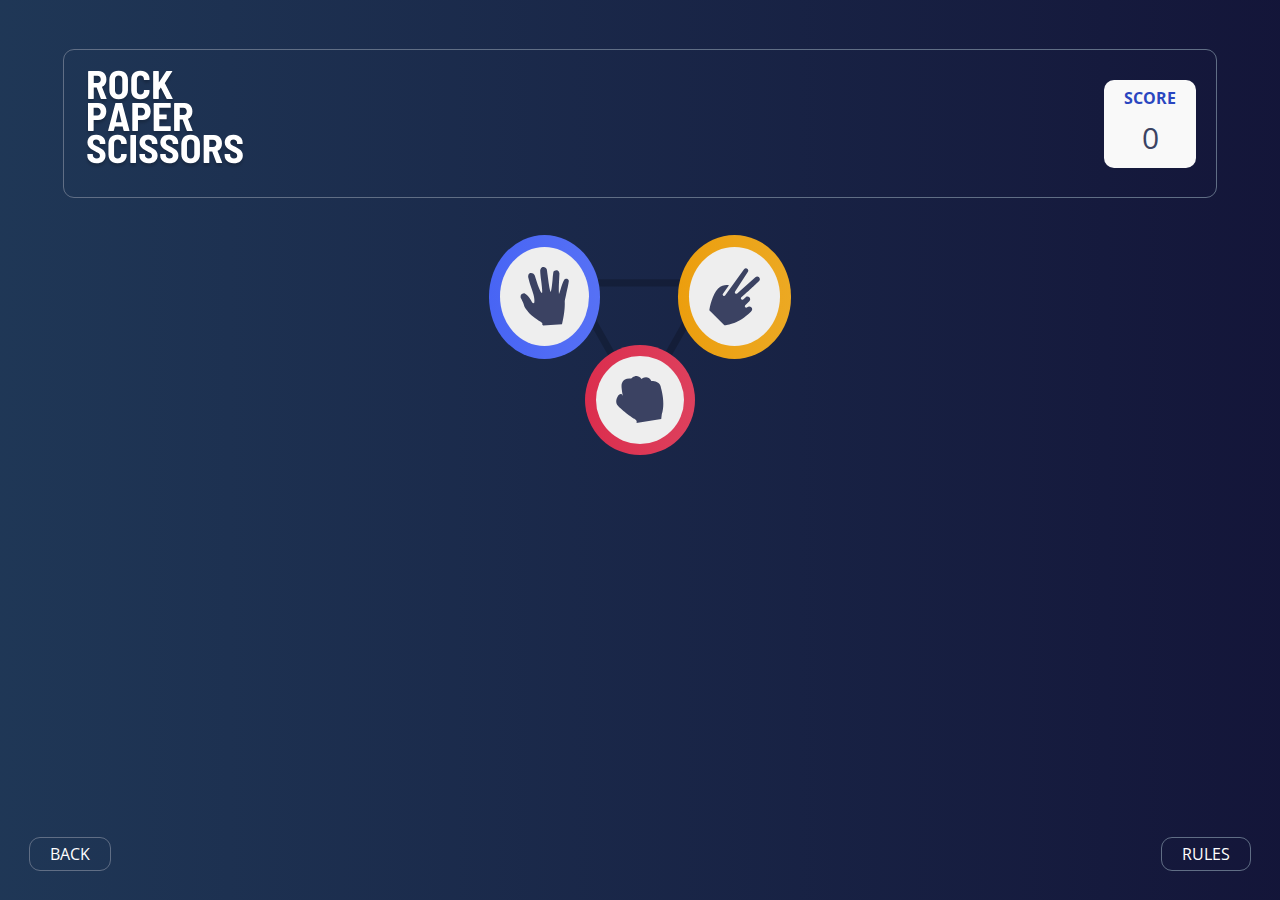
<file: rps.html>
<!DOCTYPE html>
<html lang="en">
  <head>
    <meta charset="UTF-8" />
    <meta name="viewport" content="width=device-width, initial-scale=1.0" />
    <title>Frontend Mentor | Rock, Paper, Scissors</title>
    <link rel="stylesheet" href="CSS/rps.css">
  </head>
  <body>
    <div class="container">
      <div class="part-one">
        <img src="images/logo.svg">
      </div>
      <div class="part-two">
        <p class="one">SCORE</p>
        <span class="result">0</span>
      </div>
    </div>
    <div class="game">
      <div class="one">
        <div class="paper">
          <img src="images/icon-paper.svg">
        </div>
        <div class="scissors">
          <img src="images/icon-scissors.svg">
        </div>
      </div>
      <div class="two">
        <div class="rock">
          <img src="images/icon-rock.svg">
        </div>
      </div>
    </div>
    <a href="index.html" class="back">BACK</a>
    <p class="rules-title">RULES</p>
    <div class="rules">
      <div class="one">
        <p class="title">RULES</p>
        <img src="images/icon-close.svg" class="x-bar">
      </div>
      <div class="two">
        <img src="images/image-rules.svg">
      </div>
    </div>
    <div class="step-one">
      <div class="user">
        <p class="name">You Picked</p>
      </div>
      <div class="mohamed">
        <p class="name">Mohamed Picked</p>
      </div>
      <div class="decision">
        <p class="decision-title">YOU LOSE</p>
        <button class="retry">PLAY AGAIN</button>
      </div>
    </div>
    <script src="JS/rps.js"></script>
  </body>
</html>
</file>
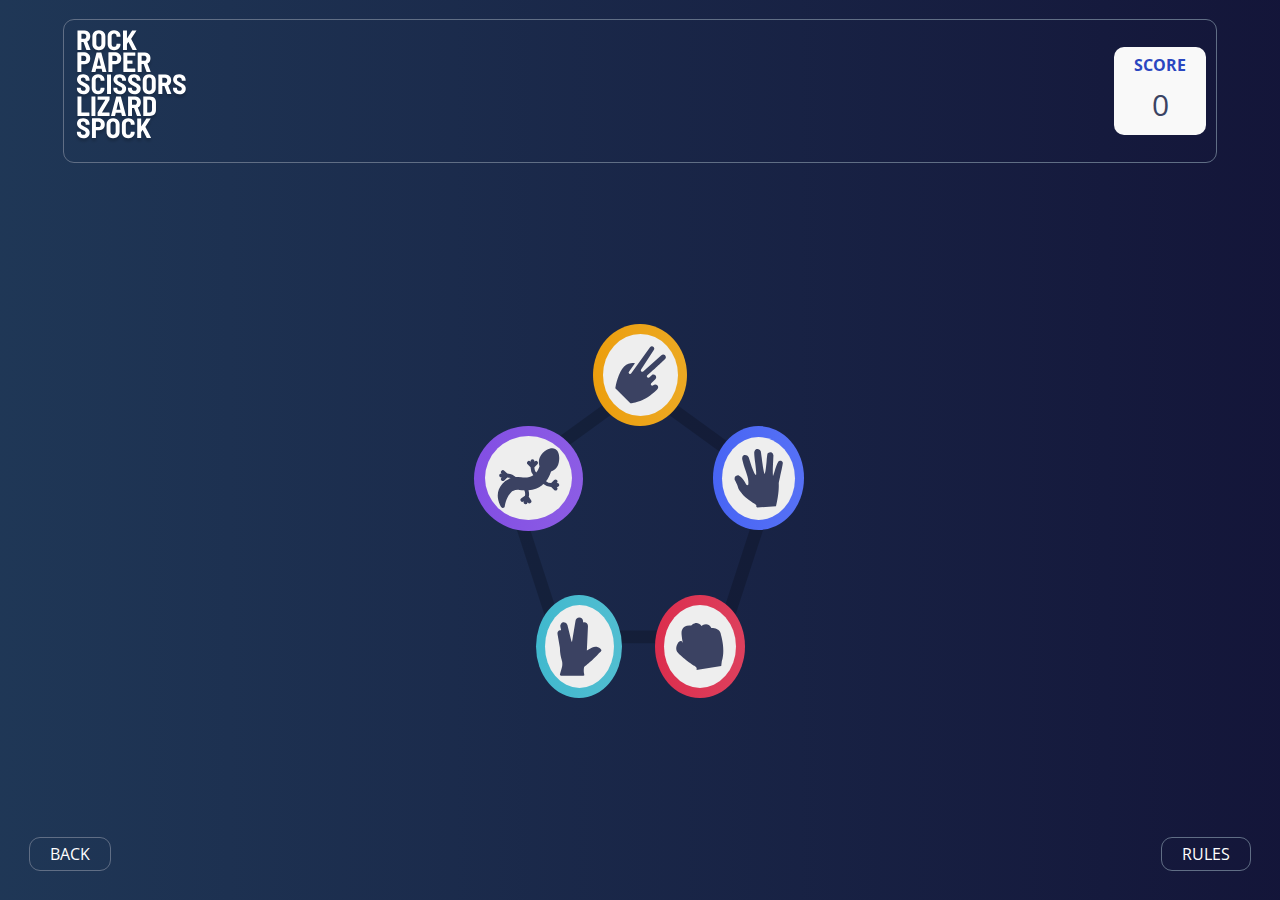
<file: rpsmaster.html>
<!DOCTYPE html>
<html lang="en">
  <head>
    <meta charset="UTF-8" />
    <meta name="viewport" content="width=device-width, initial-scale=1.0" />
    <title>Frontend Mentor | Rock, Paper, Scissors, Lizard, Spock</title>
    <link rel="stylesheet" href="CSS/rpcm.css" />
  </head>
  <body>
    <div class="container">
      <div class="part-one">
        <img src="images/logo-bonus.svg" />
      </div>
      <div class="part-two">
        <p class="one">SCORE</p>
        <span class="result">0</span>
      </div>
    </div>
    <div class="game">
      <div class="one">
        <div class="scissors">
          <img src="images/icon-scissors.svg" />
        </div>
      </div>
      <div class="two">
        <div class="lizard">
          <img src="images/icon-lizard.svg" />
        </div>
        <div class="paper">
          <img src="images/icon-paper.svg" />
        </div>
      </div>
      <div class="three">
        <div class="spock">
          <img src="images/icon-spock.svg" />
        </div>
        <div class="rock">
          <img src="images/icon-rock.svg" />
        </div>
      </div>
    </div>
    <a href="index.html" class="back">BACK</a>
    <p class="rules-title">RULES</p>
    <div class="rules">
      <div class="one">
        <p class="title">RULES</p>
        <img src="images/icon-close.svg" class="x-bar" />
      </div>
      <div class="two">
        <img src="images/image-rules-bonus.svg" />
      </div>
    </div>
    <div class="step-one">
      <div class="user">
        <p class="name">You Picked</p>
      </div>
      <div class="mohamed">
        <p class="name">Mohamed Picked</p>
      </div>
      <div class="decision">
        <p class="decision-title">YOU LOSE</p>
        <button class="retry">PLAY AGAIN</button>
      </div>
    </div>
    <script src="JS/rpcm.js"></script>
  </body>
</html>
</file>
<file: CSS/rps.css>
@import url("https://fonts.googleapis.com/css2?family=Open+Sans:wght@600;700&display=swap");
* {
  scroll-behavior: smooth;
  padding: 0;
  margin: 0;
  box-sizing: border-box;
  font-family: "Open Sans", sans-serif;
}
body {
  background-image: linear-gradient(
    to right,
    hsl(214, 47%, 23%),
    hsl(237, 49%, 15%)
  );
}
a{
  text-decoration: none;
}
.container {
  width: 90%;
  margin: 50px auto;
  display: flex;
  align-items: center;
  line-height: 1.7;
  justify-content: space-between;
  padding: 20px;
  border-radius: 10px;
  outline: 1px solid hsl(217, 16%, 45%);
}
.container > .part-two {
  text-align: center;
  background-color: #f9f9f9;
  padding: 5px 20px;
  border-radius: 10px;
  -webkit-border-radius: 10px;
  -moz-border-radius: 10px;
  -ms-border-radius: 10px;
  -o-border-radius: 10px;
}
.container > .part-two > .one {
  color: hsl(229, 64%, 46%);
  font-weight: 700;
}
.container > .part-two > .result {
  color: hsl(229, 25%, 31%);
  font-size: 30px;
}
.game {
  background-image: url(../images/bg-triangle.svg);
  background-repeat: no-repeat;
  background-position: center;
  background-size: 150px;
  z-index: 1;
  position: relative;
}
.game > .one {
  display: flex;
  justify-content: center;
  gap: 100px;
}
.game > .two {
  display: flex;
  justify-content: center;
  margin-top: 10px;
}
.paper,
.scissors,
.rock {
  background-color: #eeeeee;
  padding: 20px;
  border-radius: 50%;
  -webkit-border-radius: 50%;
  -moz-border-radius: 50%;
  -ms-border-radius: 50%;
  -o-border-radius: 50%;
  display: flex;
  align-items: center;
  justify-content: center;
  position: relative;
  cursor: pointer;
}
.paper::before,
.scissors::before,
.rock::before {
  content: "";
  position: absolute;
  width: 125%;
  height: 125%;
  z-index: -1;
  border-radius: 50%;
  -webkit-border-radius: 50%;
  -moz-border-radius: 50%;
  -ms-border-radius: 50%;
  -o-border-radius: 50%;
}
.paper::before {
  background-image: linear-gradient(
    to right,
    hsl(230, 89%, 62%),
    hsl(230, 89%, 65%)
  );
}
.scissors::before {
  background-image: linear-gradient(
    to right,
    hsl(39, 89%, 49%),
    hsl(40, 84%, 53%)
  );
}
.rock::before {
  background-image: linear-gradient(
    to right,
    hsl(349, 71%, 52%),
    hsl(349, 70%, 56%)
  );
}
.back{
  position: absolute;
  bottom: 30px;
  left: 30px;
  color: white;
  padding: 5px 20px;
  outline: 1px solid hsl(217, 16%, 45%);
  border-radius: 10px;
  -webkit-border-radius: 10px;
  -moz-border-radius: 10px;
  -ms-border-radius: 10px;
  -o-border-radius: 10px;
  cursor: pointer;
}
.rules-title {
  position: absolute;
  bottom: 30px;
  right: 30px;
  color: white;
  padding: 5px 20px;
  outline: 1px solid hsl(217, 16%, 45%);
  border-radius: 10px;
  -webkit-border-radius: 10px;
  -moz-border-radius: 10px;
  -ms-border-radius: 10px;
  -o-border-radius: 10px;
  cursor: pointer;
}
.rules {
  position: absolute;
  top: 50%;
  left: 50%;
  transform: translate(-50%, -50%);
  -webkit-transform: translate(-50%, -50%);
  -moz-transform: translate(-50%, -50%);
  -ms-transform: translate(-50%, -50%);
  -o-transform: translate(-50%, -50%);
  width: 50%;
  height: 70%;
  z-index: 10000;
  background-color: white;
  border-radius: 10px;
  -webkit-border-radius: 10px;
  -moz-border-radius: 10px;
  -ms-border-radius: 10px;
  -o-border-radius: 10px;
  display: flex;
  flex-direction: column;
  display: none;
}
.rules > .one {
  display: flex;
  padding: 20px;
  justify-content: space-between;
}
.rules > .one > .title {
  font-weight: 700;
  font-size: 20px;
  color: hsl(217, 16%, 45%);
}
.rules > .one > img {
  cursor: pointer;
}
.rules > .two {
  display: flex;
  justify-content: center;
  align-items: center;
  height: 1;
}
@media (max-width: 630px) {
  .rules {
    width: 100%;
    height: 100%;
    border-radius: 0;
    -webkit-border-radius: 0;
    -moz-border-radius: 0;
    -ms-border-radius: 0;
    -o-border-radius: 0;
}
.rules > .one > .title{
    margin: 0 auto;
}
  .rules .two {
    display: flex;
    justify-content: center;
    align-items: center;
    margin-top: 65px;
  }
  .rules > .one > img{
    position: absolute;
    left: 50%;
    bottom: 40px;
    transform: translateX(-50%);
    -webkit-transform: translateX(-50%);
    -moz-transform: translateX(-50%);
    -ms-transform: translateX(-50%);
    -o-transform: translateX(-50%);
}
}

.step-one{
    width: 100%;
    margin: 0 auto;
    display: flex;
    justify-content: space-around;
    text-align: center;
    display: none;
    position: relative;
}
.step-one > div{
    display: flex;
    flex-direction: column;
    align-items: center;
}
.step-one > div > .name{
    color: white;
    font-size: 22px;
    font-weight: bold;
    margin-bottom: 50px;
    -webkit-background-clip: text;
    -webkit-text-fill-color: transparent;
    
}
.step-one > div:nth-child(1) > .name{
  color: #8080ff;
}
.step-one > div:nth-child(2) > .name{
  color: #ff0000b3;
}
@media (max-width : 630px) {
  .step-one > div > .name{
    font-size: 15px;
}
}
.step-one .decision{
    position: absolute;
    left: 50%;
    transform: translateX(-50%);
    top: 110%;
    display: flex;
    flex-direction: column;
    justify-content: center;
    align-items: center;
    -webkit-transform: translateX(-50%);
    -moz-transform: translateX(-50%);
    -ms-transform: translateX(-50%);
    -o-transform: translateX(-50%);
}
.step-one .decision .decision-title{
  color: white;
  font-size: 30px;
  font-weight: 700;
  margin-bottom: 5px;
}
.step-one .decision .retry{
  padding: 5px 10px;
  border-radius: 5px;
  -webkit-border-radius: 5px;
  -moz-border-radius: 5px;
  -ms-border-radius: 5px;
  -o-border-radius: 5px;
  background-color: white;
  border-width: 0px;
  cursor: pointer;
}
</file>
<file: CSS/rpcm.css>
@import url("https://fonts.googleapis.com/css2?family=Open+Sans:wght@600;700&display=swap");
* {
  scroll-behavior: smooth;
  padding: 0;
  margin: 0;
  box-sizing: border-box;
  font-family: "Open Sans", sans-serif;
}
a{
  text-decoration: none;
}
body {
  background-image: linear-gradient(
    to right,
    hsl(214, 47%, 23%),
    hsl(237, 49%, 15%)
  );
  display: flex;
  flex-direction: column;
  overflow-y: hidden;
  height: 100vh;
}
.container {
  width: 90%;
  margin: 20px auto;
  display: flex;
  align-items: center;
  line-height: 1.7;
  justify-content: space-between;
  padding: 10px;
  border-radius: 10px;
  outline: 1px solid hsl(217, 16%, 45%);
}
.container > .part-two {
  text-align: center;
  background-color: #f9f9f9;
  padding: 5px 20px;
  border-radius: 10px;
  -webkit-border-radius: 10px;
  -moz-border-radius: 10px;
  -ms-border-radius: 10px;
  -o-border-radius: 10px;
}
.container > .part-two > .one {
  color: hsl(229, 64%, 46%);
  font-weight: 700;
}
.container > .part-two > .result {
  color: hsl(229, 25%, 31%);
  font-size: 30px;
}
.game {
  background-image: url(../images/bg-pentagon.svg);
  background-repeat: no-repeat;
  background-position: center;
  background-size: 280px;
  z-index: 1;
  position: relative;
  flex: 1;
  display: flex;
  flex-wrap: wrap;
  flex-direction: column;
  align-items: center;
  justify-content: center;
  margin-bottom: 60px;
}
.game > .one {
  display: flex;
  justify-content: center;
  margin-bottom: 20px;
}
.game > .two {
  display: flex;
  justify-content: center;
  gap: 150px;
  align-items: center;
}
.game > .three {
  display: flex;
  justify-content: center;
  gap: 50px;
  margin-top: 85px;
}
.paper,
.scissors,
.rock,
.lizard,
.spock {
  background-color: #eeeeee;
  padding: 12px;
  border-radius: 50%;
  -webkit-border-radius: 50%;
  -moz-border-radius: 50%;
  -ms-border-radius: 50%;
  -o-border-radius: 50%;
  display: flex;
  align-items: center;
  justify-content: center;
  position: relative;
  cursor: pointer;
}
.paper::before,
.scissors::before,
.rock::before,
.lizard::before,
.spock::before {
  content: "";
  position: absolute;
  width: 125%;
  height: 125%;
  z-index: -1;
  border-radius: 50%;
  -webkit-border-radius: 50%;
  -moz-border-radius: 50%;
  -ms-border-radius: 50%;
  -o-border-radius: 50%;
}
.paper::before {
  background-image: linear-gradient(
    to right,
    hsl(230, 89%, 62%),
    hsl(230, 89%, 65%)
  );
}
.scissors::before {
  background-image: linear-gradient(
    to right,
    hsl(39, 89%, 49%),
    hsl(40, 84%, 53%)
  );
}
.rock::before {
  background-image: linear-gradient(
    to right,
    hsl(349, 71%, 52%),
    hsl(349, 70%, 56%)
  );
}
.lizard::before {
  background-image: linear-gradient(
    to right,
    hsl(261, 73%, 60%),
    hsl(261, 72%, 63%)
  );
}
.spock::before {
  background-image: linear-gradient(
    to right,
    hsl(189, 59%, 53%),
    hsl(189, 58%, 57%)

  );
}
.back{
  position: absolute;
  bottom: 30px;
  left: 30px;
  color: white;
  padding: 5px 20px;
  outline: 1px solid hsl(217, 16%, 45%);
  border-radius: 10px;
  -webkit-border-radius: 10px;
  -moz-border-radius: 10px;
  -ms-border-radius: 10px;
  -o-border-radius: 10px;
  cursor: pointer;
}
.rules-title {
  position: absolute;
  bottom: 30px;
  right: 30px;
  color: white;
  padding: 5px 20px;
  outline: 1px solid hsl(217, 16%, 45%);
  border-radius: 10px;
  -webkit-border-radius: 10px;
  -moz-border-radius: 10px;
  -ms-border-radius: 10px;
  -o-border-radius: 10px;
  cursor: pointer;
}
.rules {
  position: absolute;
  top: 50%;
  left: 50%;
  transform: translate(-50%, -50%);
  -webkit-transform: translate(-50%, -50%);
  -moz-transform: translate(-50%, -50%);
  -ms-transform: translate(-50%, -50%);
  -o-transform: translate(-50%, -50%);
  width: 50%;
  height: 70%;
  z-index: 10000;
  background-color: white;
  border-radius: 10px;
  -webkit-border-radius: 10px;
  -moz-border-radius: 10px;
  -ms-border-radius: 10px;
  -o-border-radius: 10px;
  display: flex;
  flex-direction: column;
  display: none;
}
.rules > .one {
  display: flex;
  padding: 20px;
  justify-content: space-between;
}
.rules > .one > .title {
  font-weight: 700;
  font-size: 20px;
  color: hsl(217, 16%, 45%);
}
.rules > .one > img {
  cursor: pointer;
}
.rules > .two {
  display: flex;
  justify-content: center;
  align-items: center;
  height: 1;
}
@media (max-width: 630px) {
  .rules {
    width: 100%;
    height: 100%;
    border-radius: 0;
    -webkit-border-radius: 0;
    -moz-border-radius: 0;
    -ms-border-radius: 0;
    -o-border-radius: 0;
  }
  .rules > .one > .title {
    margin: 0 auto;
  }
  .rules .two {
    display: flex;
    justify-content: center;
    align-items: center;
    margin-top: 65px;
  }
  .rules > .one > img {
    position: absolute;
    left: 50%;
    bottom: 40px;
    transform: translateX(-50%);
    -webkit-transform: translateX(-50%);
    -moz-transform: translateX(-50%);
    -ms-transform: translateX(-50%);
    -o-transform: translateX(-50%);
  }
}

.step-one {
  width: 100%;
  margin: 0 auto;
  display: flex;
  justify-content: space-around;
  text-align: center;
  display: none;
  position: relative;
}
.step-one > div {
  display: flex;
  flex-direction: column;
  align-items: center;
}
.step-one > div > .name {
  color: white;
  font-size: 22px;
  font-weight: bold;
  margin-bottom: 50px;
  -webkit-background-clip: text;
  -webkit-text-fill-color: transparent;
}
.step-one > div:nth-child(1) > .name {
  color: #8080ff;
}
.step-one > div:nth-child(2) > .name {
  color: #ff0000b3;
}
@media (max-width: 630px) {
  .step-one > div > .name {
    font-size: 15px;
  }
}
.step-one .decision {
  position: absolute;
  left: 50%;
  transform: translateX(-50%);
  top: 110%;
  display: flex;
  flex-direction: column;
  justify-content: center;
  align-items: center;
  -webkit-transform: translateX(-50%);
  -moz-transform: translateX(-50%);
  -ms-transform: translateX(-50%);
  -o-transform: translateX(-50%);
}
.step-one .decision .decision-title {
  color: white;
  font-size: 30px;
  font-weight: 700;
  margin-bottom: 5px;
}
.step-one .decision .retry {
  padding: 5px 10px;
  border-radius: 5px;
  -webkit-border-radius: 5px;
  -moz-border-radius: 5px;
  -ms-border-radius: 5px;
  -o-border-radius: 5px;
  background-color: white;
  border-width: 0px;
  cursor: pointer;
}
</file>
